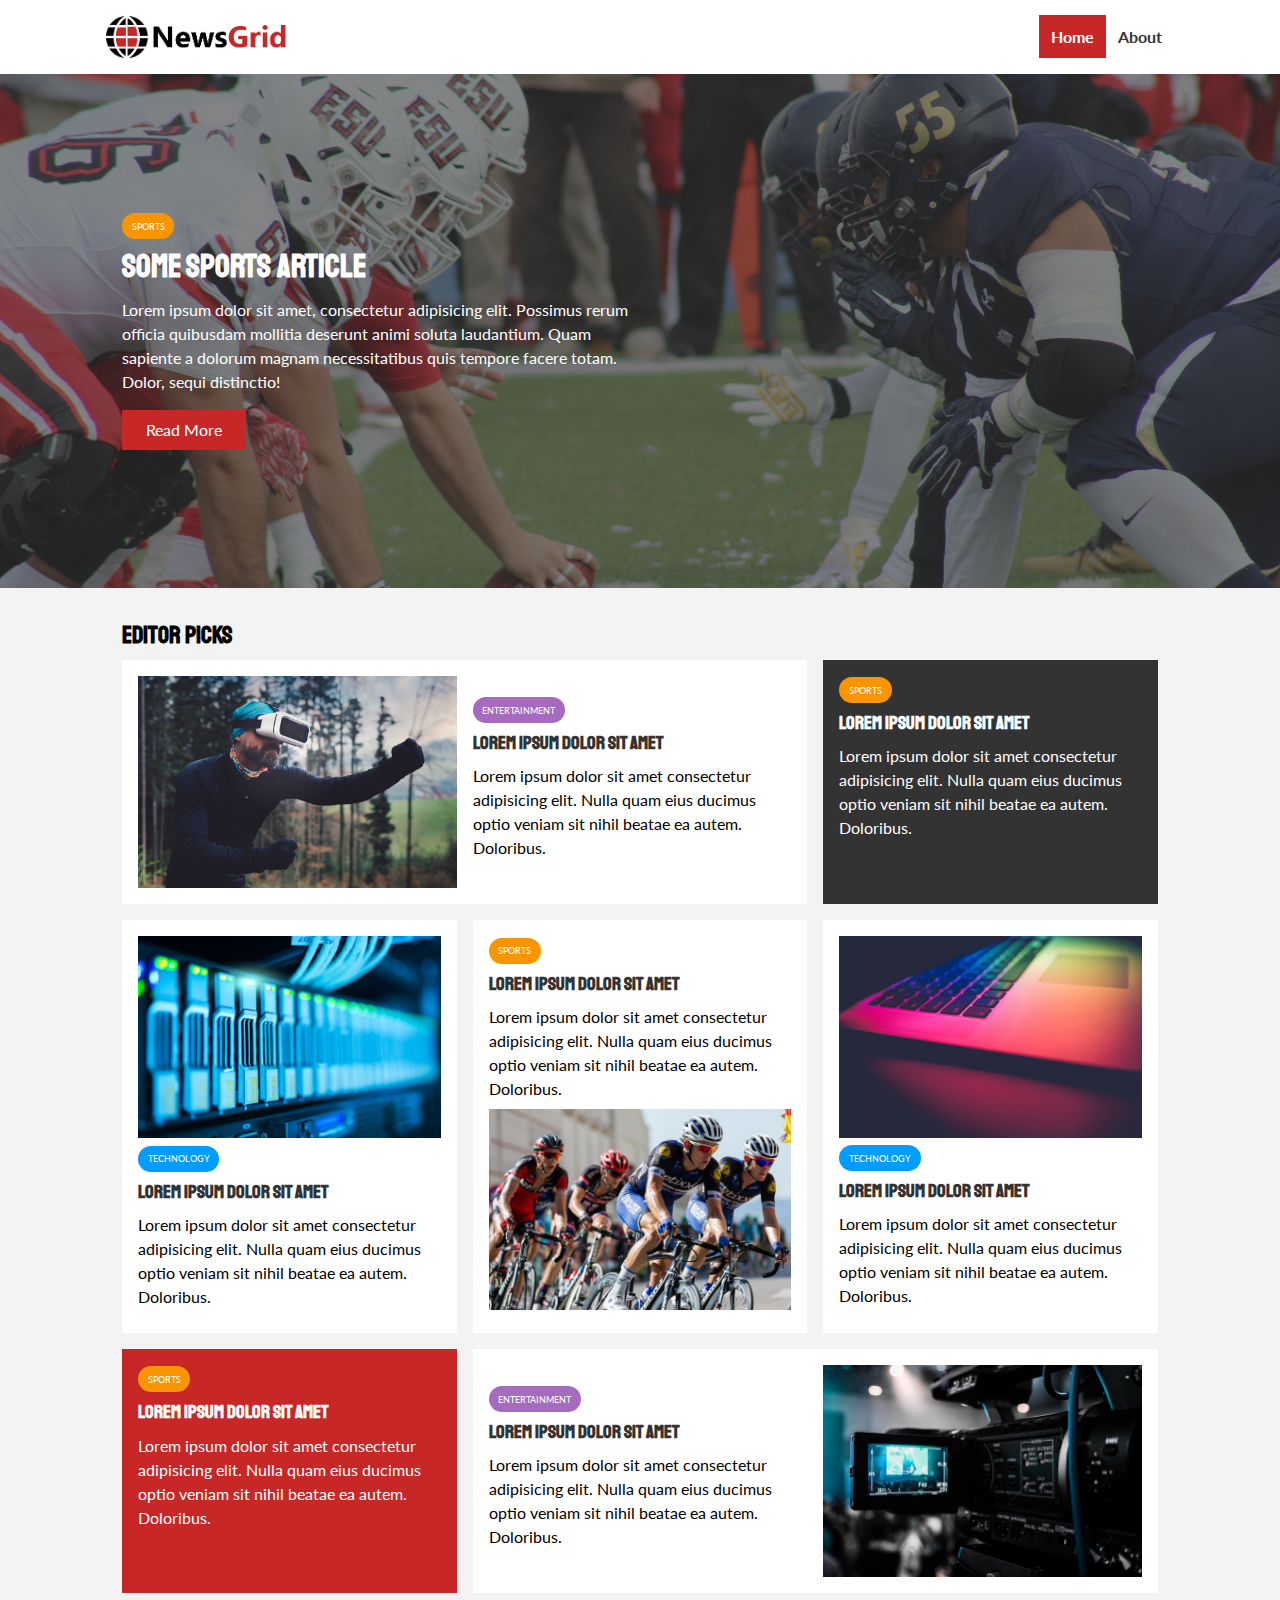
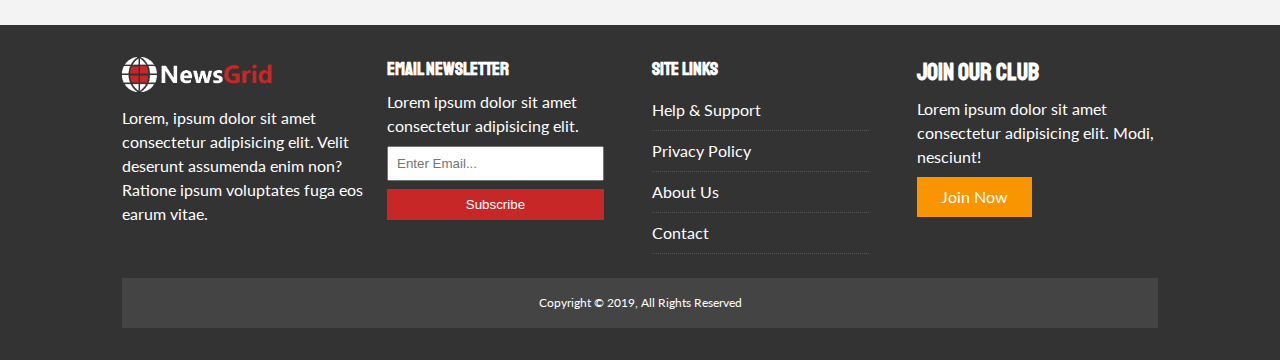
<file: final/newsgrid/index.html>
<!DOCTYPE html>
<html lang="en">
<head>
  <meta charset="UTF-8">
  <meta name="viewport" content="width=device-width, initial-scale=1.0">
  <meta http-equiv="X-UA-Compatible" content="ie=edge">
  <link rel="stylesheet" href="https://use.fontawesome.com/releases/v5.6.3/css/all.css" integrity="sha384-UHRtZLI+pbxtHCWp1t77Bi1L4ZtiqrqD80Kn4Z8NTSRyMA2Fd33n5dQ8lWUE00s/" crossorigin="anonymous">
  <link href="https://fonts.googleapis.com/css?family=Lato|Staatliches" rel="stylesheet">
  <link rel="stylesheet" href="css/style.css">
  <link rel="stylesheet" media="screen and (max-width: 768px)" href="css/mobile.css">
  <link rel="shortcut icon" type="image/x-icon" href="favicon.ico">
  <title>NewsGrid | Latest News</title>
</head>
<body>
  <nav id="main-nav">
    <div class="container">
      <img src="img/logo.png" alt="NewsGrid" class="logo">
      <div class="social">
        <a href="http://facebook.com" target="_blank"><i class="fab fa-facebook fa-2x"></i></a>
        <a href="http://twitter.com" target="_blank"><i class="fab fa-twitter fa-2x"></i></a>
        <a href="http://instagram.com" target="_blank"><i class="fab fa-instagram fa-2x"></i></a>
        <a href="http://youtube.com" target="_blank"><i class="fab fa-youtube fa-2x"></i></a>
      </div>
      <ul>
        <li><a class="current" href="index.html">Home</a></li>
        <li><a href="about.html">About</a></li>
      </ul>
    </div>
  </nav>

  <!-- Showcase -->
  <header id="showcase">
    <div class="container">
      <div class="showcase-container">
        <div class="showcase-content">
          <div class="category category-sports">Sports</div>
          <h1>Some Sports Article</h1>
          <p>Lorem ipsum dolor sit amet, consectetur adipisicing elit. Possimus rerum officia quibusdam mollitia deserunt animi soluta laudantium. Quam sapiente a dolorum magnam necessitatibus quis tempore facere totam. Dolor, sequi distinctio!</p>
          <a href="article.html" class="btn btn-primary">Read More</a>
        </div>
      </div>
    </div>
  </header>

  <!-- Home Articles -->
  <section id="home-articles" class="py-2">
    <div class="container">
        <h2>Editor Picks</h2>
        <div class="articles-container">
          <article class="card">
            <img src="img/articles/ent1.jpg" alt="">
            <div>
              <div class="category category-ent">Entertainment</div>
              <h3>
                <a href="article.html">Lorem ipsum dolor sit amet</a>
              </h3>
              <p>Lorem ipsum dolor sit amet consectetur adipisicing elit. Nulla quam eius ducimus optio veniam sit nihil beatae ea autem. Doloribus.</p>
            </div>
          </article>
          <article class="card bg-dark">
            <div class="category category-sports">Sports</div>
            <h3>
              <a href="article.html">Lorem ipsum dolor sit amet</a>
            </h3>
            <p>Lorem ipsum dolor sit amet consectetur adipisicing elit. Nulla quam eius ducimus optio veniam sit nihil beatae ea autem. Doloribus.</p>
          </article>
          <article class="card">
            <img src="img/articles/tech1.jpg" alt="">
            <div class="category category-tech">Technology</div>
            <h3>
              <a href="article.html">Lorem ipsum dolor sit amet</a>
            </h3>
            <p>Lorem ipsum dolor sit amet consectetur adipisicing elit. Nulla quam eius ducimus optio veniam sit nihil beatae ea autem. Doloribus.</p>
          </article>
          <article class="card">
            <div class="category category-sports">Sports</div>
            <h3>
              <a href="article.html">Lorem ipsum dolor sit amet</a>
            </h3>
            <p>Lorem ipsum dolor sit amet consectetur adipisicing elit. Nulla quam eius ducimus optio veniam sit nihil beatae ea autem. Doloribus.</p>
            <img src="img/articles/sports1.jpg" alt="">
          </article>
          <article class="card">
            <img src="img/articles/tech2.jpg" alt="">
            <div class="category category-tech">Technology</div>
            <h3>
              <a href="article.html">Lorem ipsum dolor sit amet</a>
            </h3>
            <p>Lorem ipsum dolor sit amet consectetur adipisicing elit. Nulla quam eius ducimus optio veniam sit nihil beatae ea autem. Doloribus.</p>
          </article>
          <article class="card bg-primary">
            <div class="category category-sports">Sports</div>
            <h3>
              <a href="article.html">Lorem ipsum dolor sit amet</a>
            </h3>
            <p>Lorem ipsum dolor sit amet consectetur adipisicing elit. Nulla quam eius ducimus optio veniam sit nihil beatae ea autem. Doloribus.</p>
          </article>
          <article class="card">
            <div>
              <div class="category category-ent">Entertainment</div>
              <h3>
                <a href="article.html">Lorem ipsum dolor sit amet</a>
              </h3>
              <p>Lorem ipsum dolor sit amet consectetur adipisicing elit. Nulla quam eius ducimus optio veniam sit nihil beatae ea autem. Doloribus.</p>
            </div>
            <img src="img/articles/ent2.jpg" alt="">
          </article>
        </div>
    </div>
  </section>

  <!-- Footer -->
  <footer id="main-footer" class="py-2">
    <div class="container footer-container">
      <div>
        <img src="img/logo_light.png" alt="NewsGrid">
        <p>Lorem, ipsum dolor sit amet consectetur adipisicing elit. Velit deserunt assumenda enim non? Ratione ipsum voluptates fuga eos earum vitae.</p>
      </div>
      <div>
        <h3>Email Newsletter</h3>
        <p>Lorem ipsum dolor sit amet consectetur adipisicing elit.</p>
        <form>
          <input type="email" placeholder="Enter Email...">
          <input type="submit" value="Subscribe" class="btn btn-primary">
        </form>
      </div>
      <div>
        <h3>Site Links</h3>
        <ul class="list">
          <li><a href="#">Help & Support</a></li>
          <li><a href="#">Privacy Policy</a></li>
          <li><a href="#">About Us</a></li>
          <li><a href="#">Contact</a></li>
        </ul>
      </div>
      <div>
        <h2>Join Our Club</h2>
        <p>Lorem ipsum dolor sit amet consectetur adipisicing elit. Modi, nesciunt!</p>
        <a href="#" class="btn btn-secondary">Join Now</a>
      </div>
      <div>
        <p>
          Copyright &copy; 2019, All Rights Reserved
        </p>
      </div>
    </div>
  </footer>

</body>
</html>
</file>
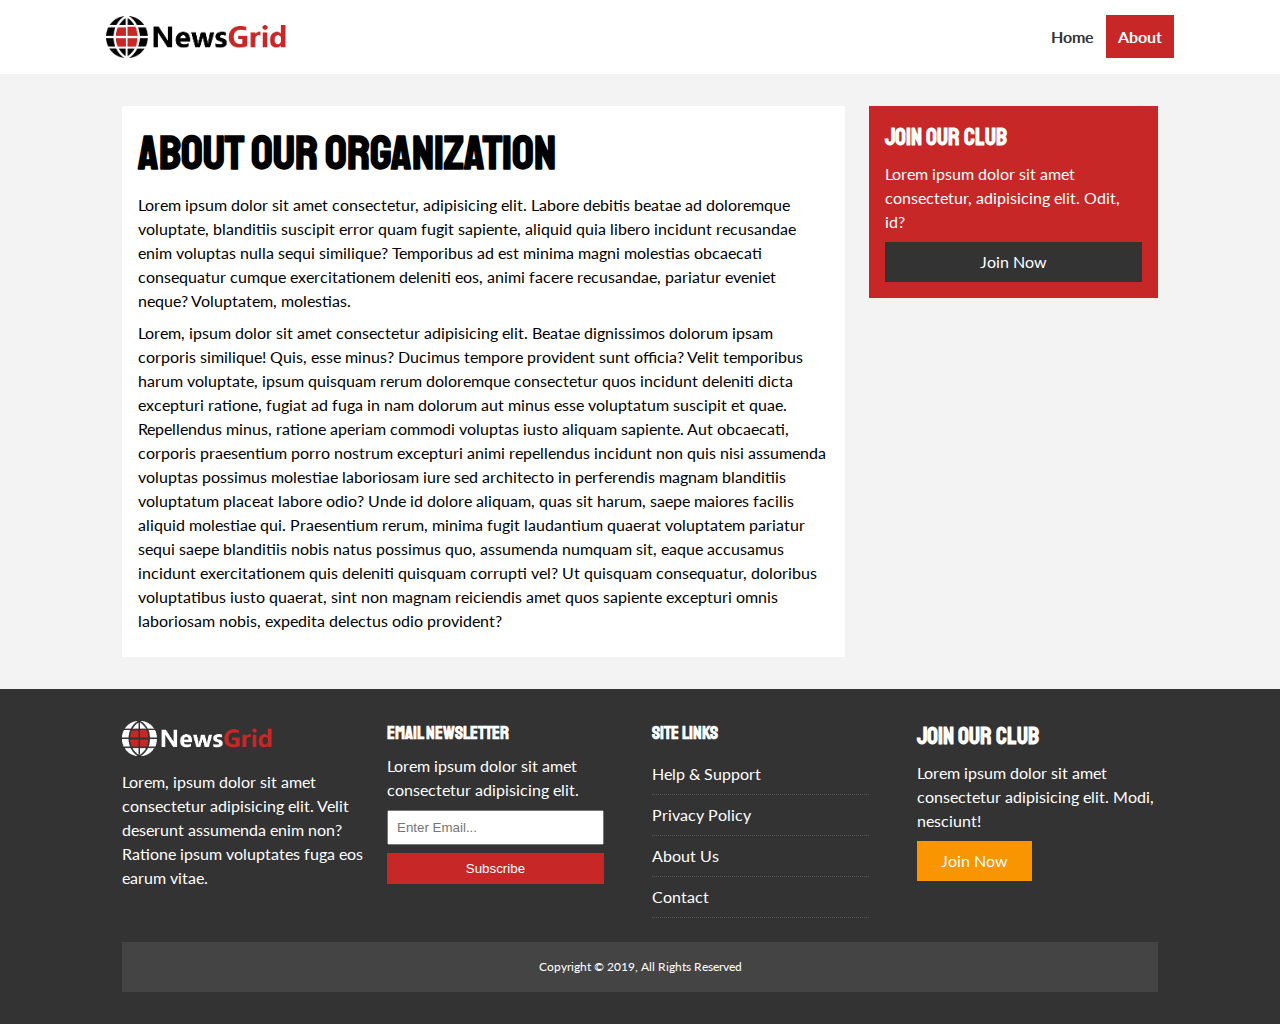
<file: final/newsgrid/about.html>
<!DOCTYPE html>
<html lang="en">
<head>
  <meta charset="UTF-8">
  <meta name="viewport" content="width=device-width, initial-scale=1.0">
  <meta http-equiv="X-UA-Compatible" content="ie=edge">
  <link rel="stylesheet" href="https://use.fontawesome.com/releases/v5.6.3/css/all.css" integrity="sha384-UHRtZLI+pbxtHCWp1t77Bi1L4ZtiqrqD80Kn4Z8NTSRyMA2Fd33n5dQ8lWUE00s/" crossorigin="anonymous">
  <link href="https://fonts.googleapis.com/css?family=Lato|Staatliches" rel="stylesheet">
  <link rel="stylesheet" href="css/style.css">
  <link rel="stylesheet" media="screen and (max-width: 768px)" href="css/mobile.css">
  <link rel="shortcut icon" type="image/x-icon" href="favicon.ico">
  <title>NewsGrid | About</title>
</head>
<body>
  <nav id="main-nav">
    <div class="container">
      <img src="img/logo.png" alt="NewsGrid" class="logo">
      <div class="social">
        <a href="http://facebook.com" target="_blank"><i class="fab fa-facebook fa-2x"></i></a>
        <a href="http://twitter.com" target="_blank"><i class="fab fa-twitter fa-2x"></i></a>
        <a href="http://instagram.com" target="_blank"><i class="fab fa-instagram fa-2x"></i></a>
        <a href="http://youtube.com" target="_blank"><i class="fab fa-youtube fa-2x"></i></a>
      </div>
      <ul>
        <li><a href="index.html">Home</a></li>
        <li><a class="current" href="about.html">About</a></li>
      </ul>
    </div>
  </nav>

  <section id="about">
    <div class="container">
      <div class="page-container">
        <article class="card">
          <h1 class="l-heading">About Our Organization</h1>
          <p>Lorem ipsum dolor sit amet consectetur, adipisicing elit. Labore debitis beatae ad doloremque voluptate, blanditiis suscipit error quam fugit sapiente, aliquid quia libero incidunt recusandae enim voluptas nulla sequi similique? Temporibus ad est minima magni molestias obcaecati consequatur cumque exercitationem deleniti eos, animi facere recusandae, pariatur eveniet neque? Voluptatem, molestias.</p>
          <p>Lorem, ipsum dolor sit amet consectetur adipisicing elit. Beatae dignissimos dolorum ipsam corporis similique! Quis, esse minus? Ducimus tempore provident sunt officia? Velit temporibus harum voluptate, ipsum quisquam rerum doloremque consectetur quos incidunt deleniti dicta excepturi ratione, fugiat ad fuga in nam dolorum aut minus esse voluptatum suscipit et quae. Repellendus minus, ratione aperiam commodi voluptas iusto aliquam sapiente. Aut obcaecati, corporis praesentium porro nostrum excepturi animi repellendus incidunt non quis nisi assumenda voluptas possimus molestiae laboriosam iure sed architecto in perferendis magnam blanditiis voluptatum placeat labore odio? Unde id dolore aliquam, quas sit harum, saepe maiores facilis aliquid molestiae qui. Praesentium rerum, minima fugit laudantium quaerat voluptatem pariatur sequi saepe blanditiis nobis natus possimus quo, assumenda numquam sit, eaque accusamus incidunt exercitationem quis deleniti quisquam corrupti vel? Ut quisquam consequatur, doloribus voluptatibus iusto quaerat, sint non magnam reiciendis amet quos sapiente excepturi omnis laboriosam nobis, expedita delectus odio provident?</p>
        </article>
        <aside class="card bg-primary">
          <h2>Join Our Club</h2>
          <p>Lorem ipsum dolor sit amet consectetur, adipisicing elit. Odit, id?</p>
          <a href="#" class="btn btn-dark btn-block">Join Now</a>
        </aside>
      </div>
    </div>
  </section>

  <!-- Footer -->
  <footer id="main-footer" class="py-2">
    <div class="container footer-container">
      <div>
        <img src="img/logo_light.png" alt="NewsGrid">
        <p>Lorem, ipsum dolor sit amet consectetur adipisicing elit. Velit deserunt assumenda enim non? Ratione ipsum voluptates fuga eos earum vitae.</p>
      </div>
      <div>
        <h3>Email Newsletter</h3>
        <p>Lorem ipsum dolor sit amet consectetur adipisicing elit.</p>
        <form>
          <input type="email" placeholder="Enter Email...">
          <input type="submit" value="Subscribe" class="btn btn-primary">
        </form>
      </div>
      <div>
        <h3>Site Links</h3>
        <ul class="list">
          <li><a href="#">Help & Support</a></li>
          <li><a href="#">Privacy Policy</a></li>
          <li><a href="#">About Us</a></li>
          <li><a href="#">Contact</a></li>
        </ul>
      </div>
      <div>
        <h2>Join Our Club</h2>
        <p>Lorem ipsum dolor sit amet consectetur adipisicing elit. Modi, nesciunt!</p>
        <a href="#" class="btn btn-secondary">Join Now</a>
      </div>
      <div>
        <p>
          Copyright &copy; 2019, All Rights Reserved
        </p>
      </div>
    </div>
  </footer>

</body>
</html>
</file>
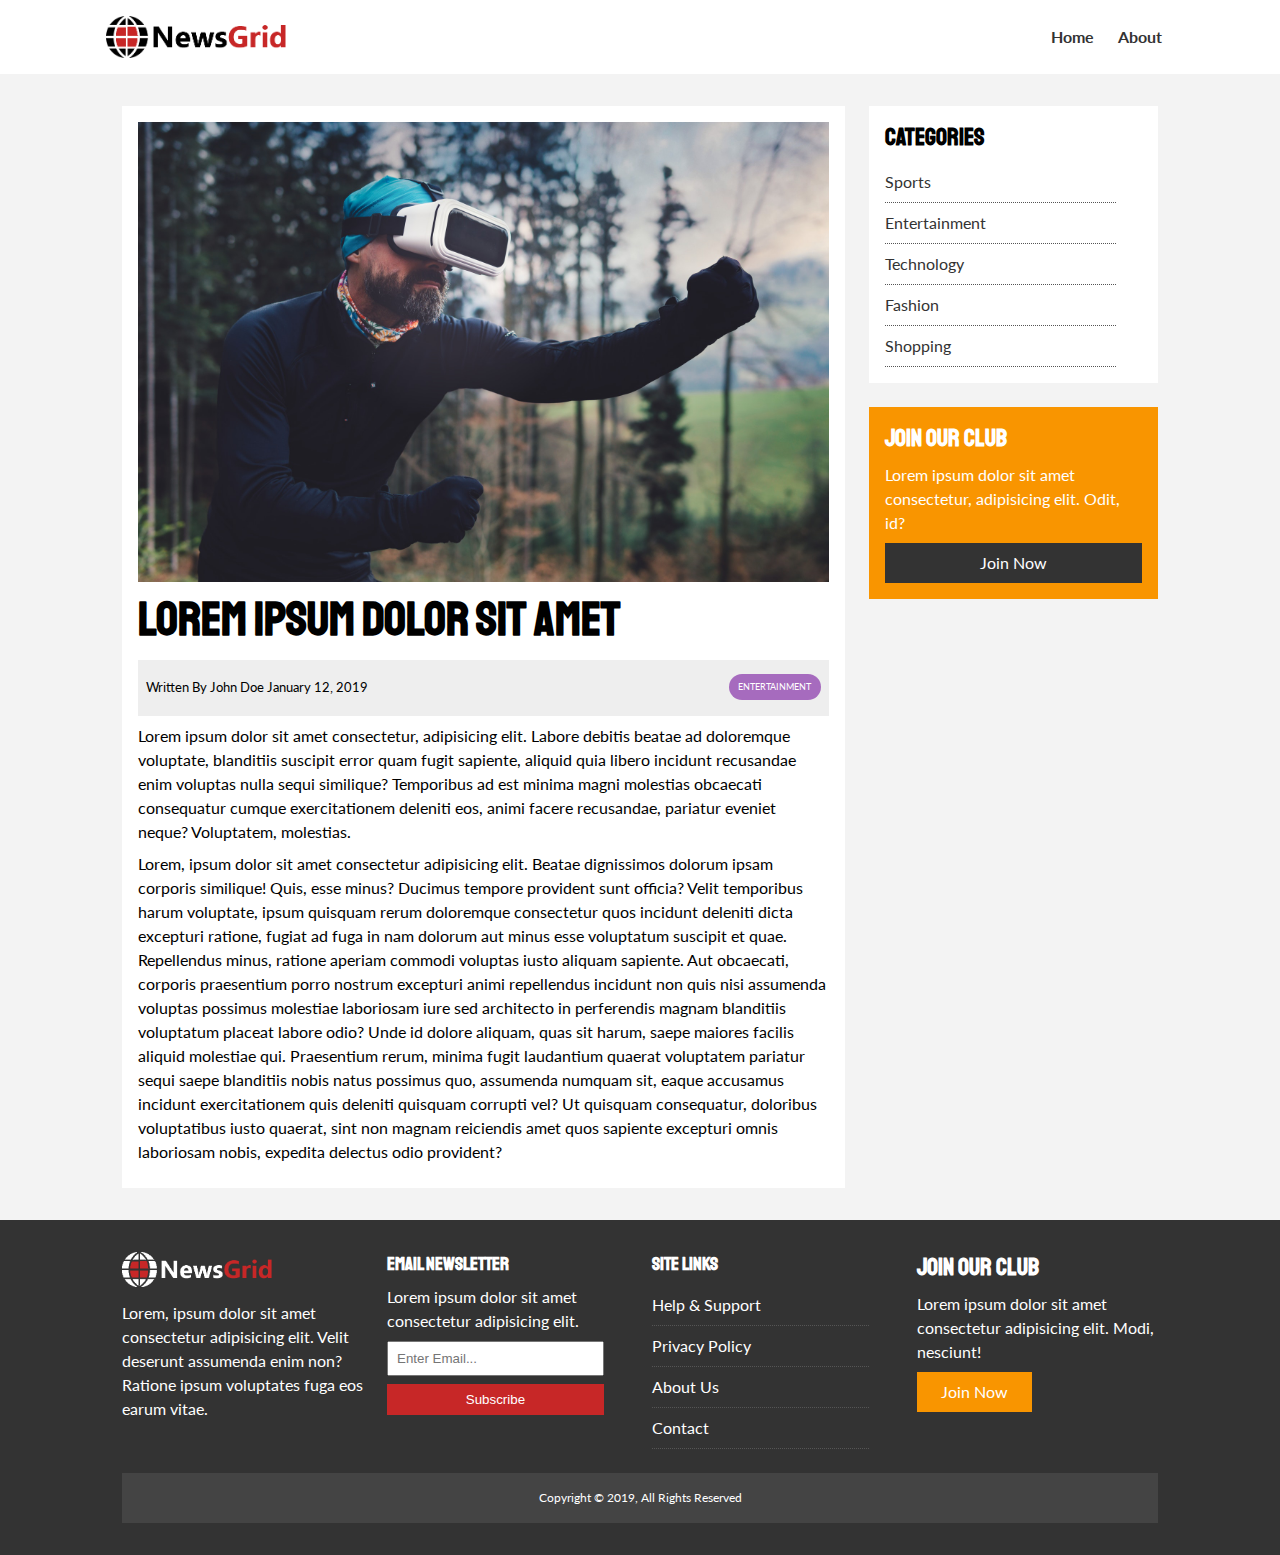
<file: final/newsgrid/article.html>
<!DOCTYPE html>
<html lang="en">
<head>
  <meta charset="UTF-8">
  <meta name="viewport" content="width=device-width, initial-scale=1.0">
  <meta http-equiv="X-UA-Compatible" content="ie=edge">
  <link rel="stylesheet" href="https://use.fontawesome.com/releases/v5.6.3/css/all.css" integrity="sha384-UHRtZLI+pbxtHCWp1t77Bi1L4ZtiqrqD80Kn4Z8NTSRyMA2Fd33n5dQ8lWUE00s/" crossorigin="anonymous">
  <link href="https://fonts.googleapis.com/css?family=Lato|Staatliches" rel="stylesheet">
  <link rel="stylesheet" href="css/style.css">
  <link rel="stylesheet" media="screen and (max-width: 768px)" href="css/mobile.css">
  <link rel="shortcut icon" type="image/x-icon" href="favicon.ico">
  <title>NewsGrid | Latest News</title>
</head>
<body>
  <nav id="main-nav">
    <div class="container">
      <img src="img/logo.png" alt="NewsGrid" class="logo">
      <div class="social">
        <a href="http://facebook.com" target="_blank"><i class="fab fa-facebook fa-2x"></i></a>
        <a href="http://twitter.com" target="_blank"><i class="fab fa-twitter fa-2x"></i></a>
        <a href="http://instagram.com" target="_blank"><i class="fab fa-instagram fa-2x"></i></a>
        <a href="http://youtube.com" target="_blank"><i class="fab fa-youtube fa-2x"></i></a>
      </div>
      <ul>
        <li><a href="index.html">Home</a></li>
        <li><a href="about.html">About</a></li>
      </ul>
    </div>
  </nav>

  <section id="article">
    <div class="container">
      <div class="page-container">
        <article class="card">
          <img src="img/articles/ent1.jpg" alt="">
          <h1 class="l-heading">Lorem ipsum dolor sit amet</h1>
          <div class="meta">
            <small>
              <i class="fas fa-user"></i> Written By John Doe January 12, 2019
            </small>
            <div class="category category-ent">Entertainment</div>
          </div>
          <p>Lorem ipsum dolor sit amet consectetur, adipisicing elit. Labore debitis beatae ad doloremque voluptate, blanditiis suscipit error quam fugit sapiente, aliquid quia libero incidunt recusandae enim voluptas nulla sequi similique? Temporibus ad est minima magni molestias obcaecati consequatur cumque exercitationem deleniti eos, animi facere recusandae, pariatur eveniet neque? Voluptatem, molestias.</p>
          <p>Lorem, ipsum dolor sit amet consectetur adipisicing elit. Beatae dignissimos dolorum ipsam corporis similique! Quis, esse minus? Ducimus tempore provident sunt officia? Velit temporibus harum voluptate, ipsum quisquam rerum doloremque consectetur quos incidunt deleniti dicta excepturi ratione, fugiat ad fuga in nam dolorum aut minus esse voluptatum suscipit et quae. Repellendus minus, ratione aperiam commodi voluptas iusto aliquam sapiente. Aut obcaecati, corporis praesentium porro nostrum excepturi animi repellendus incidunt non quis nisi assumenda voluptas possimus molestiae laboriosam iure sed architecto in perferendis magnam blanditiis voluptatum placeat labore odio? Unde id dolore aliquam, quas sit harum, saepe maiores facilis aliquid molestiae qui. Praesentium rerum, minima fugit laudantium quaerat voluptatem pariatur sequi saepe blanditiis nobis natus possimus quo, assumenda numquam sit, eaque accusamus incidunt exercitationem quis deleniti quisquam corrupti vel? Ut quisquam consequatur, doloribus voluptatibus iusto quaerat, sint non magnam reiciendis amet quos sapiente excepturi omnis laboriosam nobis, expedita delectus odio provident?</p>
        </article>

        <aside id="categories" class="card">
          <h2>Categories</h2>
          <ul class="list">
            <li><a href="#"><i class="fas fa-chevron-right"></i> Sports</a></li>
            <li><a href="#"><i class="fas fa-chevron-right"></i> Entertainment</a></li>
            <li><a href="#"><i class="fas fa-chevron-right"></i> Technology</a></li>
            <li><a href="#"><i class="fas fa-chevron-right"></i> Fashion</a></li>
            <li><a href="#"><i class="fas fa-chevron-right"></i> Shopping</a></li>
          </ul>
        </aside>

        <aside class="card bg-secondary">
          <h2>Join Our Club</h2>
          <p>Lorem ipsum dolor sit amet consectetur, adipisicing elit. Odit, id?</p>
          <a href="#" class="btn btn-dark btn-block">Join Now</a>
        </aside>
      </div>
    </div>
  </section>

  <!-- Footer -->
  <footer id="main-footer" class="py-2">
    <div class="container footer-container">
      <div>
        <img src="img/logo_light.png" alt="NewsGrid">
        <p>Lorem, ipsum dolor sit amet consectetur adipisicing elit. Velit deserunt assumenda enim non? Ratione ipsum voluptates fuga eos earum vitae.</p>
      </div>
      <div>
        <h3>Email Newsletter</h3>
        <p>Lorem ipsum dolor sit amet consectetur adipisicing elit.</p>
        <form>
          <input type="email" placeholder="Enter Email...">
          <input type="submit" value="Subscribe" class="btn btn-primary">
        </form>
      </div>
      <div>
        <h3>Site Links</h3>
        <ul class="list">
          <li><a href="#">Help & Support</a></li>
          <li><a href="#">Privacy Policy</a></li>
          <li><a href="#">About Us</a></li>
          <li><a href="#">Contact</a></li>
        </ul>
      </div>
      <div>
        <h2>Join Our Club</h2>
        <p>Lorem ipsum dolor sit amet consectetur adipisicing elit. Modi, nesciunt!</p>
        <a href="#" class="btn btn-secondary">Join Now</a>
      </div>
      <div>
        <p>
          Copyright &copy; 2019, All Rights Reserved
        </p>
      </div>
    </div>
  </footer>

</body>
</html>
</file>
<file: final/newsgrid/css/style.css>
:root {
  --primary-color: #c72727;
  --secondary-color: #f99500;
  --light-color: #f3f3f3;
  --dark-color: #333;
  --max-width: 1100px;
}

.category {
  --sports-color: #f99500;
  --ent-color: #a66bbe;
  --tech-color: #009cff;
}

* {
  margin: 0;
  padding: 0;
  box-sizing: border-box;
}

body {
  font-family: 'Lato', sans-serif;
  line-height: 1.5;
  background: var(--light-color);
}

a {
  color: #333;
  text-decoration: none;
}

ul {
  list-style: none;
}

p {
  margin: .5rem 0;
}

img {
  width: 100%;
}

h1, h2, h3, h4, h5, h6 {
  font-family: 'Staatliches', cursive;
  margin-bottom: .55rem;
  line-height: 1.3;
}

/* Utility */
.container {
  max-width: var(--max-width);
  margin: auto;
  padding: 0 2rem;
  overflow: hidden;
}

.category {
  display: inline-block;
  color: #fff;
  font-size: 0.55rem;
  text-transform: uppercase;
  padding: 0.4rem 0.6rem;
  border-radius: 15px;
  margin-bottom: 0.5rem;
}

.category-sports { background: var(--sports-color) }
.category-ent { background: var(--ent-color) }
.category-tech { background: var(--tech-color) }

.btn {
  display: inline-block;
  border: none;
  background: var(--dark-color);
  color: #fff;
  padding: 0.5rem 1.5rem;
}

.btn-light { background: var(--light-color) }
.btn-primary { background: var(--primary-color) }
.btn-secondary { background: var(--secondary-color) }

.btn-block {
  display: block;
  width: 100%;
  text-align: center;
}

.btn:hover {
  opacity: 0.9;
}

.card {
  background: #fff;
  padding: 1rem;
}

.bg-dark {
  background: var(--dark-color);
  color: #fff;
}

.bg-primary {
  background: var(--primary-color);
  color: #fff;
}

.bg-secondary {
  background: var(--secondary-color);
  color: #fff;
}

.bg-dark h1,
.bg-dark h2,
.bg-dark h3,
.bg-dark a,
.bg-primary h1,
.bg-primary h2,
.bg-primary h3,
.bg-primary a,
.bg-secondary h1,
.bg-secondary h2,
.bg-secondary h3,
.bg-secondary a {
  color: #fff;
}

.py-1 { padding: 1.5rem 0 }
.py-2 { padding: 2rem 0 }
.py-3 { padding: 3rem 0 }
.p-1 { padding: 1.5rem }
.p-2 { padding: 2rem }
.p-3 { padding: 3rem }

.l-heading {
  font-size: 3rem;
}

.list li {
  padding: .5rem 0;
  border-bottom: #555 dotted 1px;
  width: 90%;
}

.list li a:hover {
  color: var(--primary-color) !important;
}

/* Inner page grid container */
.page-container {
  display: grid;
  grid-template-columns: 5fr 2fr;
  margin: 2rem 0;
  grid-gap: 1.5rem;
}

.page-container > *:first-child {
  grid-row: 1 / span 3;
}

/* Navigation */
#main-nav {
  background: #fff;
  position: sticky;
  top: 0;
  z-index: 2;
}

#main-nav .container {
  display: grid;
  grid-template-columns: 6fr 3fr 2fr;
  padding: 1rem;
  align-items: center;
}

#main-nav .logo {
  width: 180px;
}

#main-nav ul {
  justify-self: end;
  display: flex;
}

#main-nav ul li a {
  padding: 0.75rem;
  font-weight: bold;
}

#main-nav ul li a.current {
  background: var(--primary-color);
  color: #fff;
}

#main-nav ul li a:hover {
  background: var(--light-color);
  color: var(--dark-color);
}

#main-nav .social {
  justify-self: center;
}

#main-nav .social i {
  color: #777;
  margin-right: .5rem;
}

/* Showcase */
#showcase {
  color: #fff;
  background: #333;
  padding: 2rem;
  position: relative;
}

#showcase:before {
  content: '';
  background: url('../img/featured.jpg') no-repeat center center/cover;
  position: absolute;
  top: 0;
  left: 0;
  width: 100%;
  height: 100%;
  opacity: 0.4;
}

#showcase .showcase-container {
  display: grid;
  grid-template-columns: repeat(2, 1fr);
  justify-content: center;
  align-items: center;
  height: 50vh;
}

#showcase .showcase-content {
  z-index: 1;
}

#showcase .showcase-content p {
  margin-bottom: 1rem;
}

/* Home Articles */
#home-articles .articles-container {
  display: grid;
  grid-template-columns: repeat(3, 1fr);
  grid-gap: 1rem;
}

#home-articles .articles-container > *:first-child,
#home-articles .articles-container > *:last-child {
  display: grid;
  grid-template-columns: repeat(2, 1fr);
  grid-gap: 1rem;
  align-items: center;
  grid-column: 1 / span 2;
}

#home-articles .articles-container > *:last-child {
  grid-column: 2 / span 2;
}

#article .meta {
  display: flex;
  justify-content: space-between;
  align-items: center;
  background: #eee;
  padding: 0.5rem;
}

#article .meta .category {
  margin-top: 0.4rem;
}

/* Footer */
#main-footer {
  background: var(--dark-color);
  color: #fff;
}

#main-footer img {
  width: 150px;
}

#main-footer a {
  color: #fff;
}

#main-footer .footer-container {
  display: grid;
  grid-template-columns: repeat(4, 1fr);
  grid-gap: 1.5rem;
}

#main-footer .footer-container > *:last-child {
  background: #444;
  grid-column: 1 / span 4;
  padding: .5rem;
  text-align: center;
  font-size: 0.75rem;
}

#main-footer .footer-container input[type='email'] {
  width: 90%;
  padding: 0.5rem;
  margin-bottom: 0.5rem;
}

#main-footer .footer-container input[type='submit'] {
  width: 90%;
}
</file>
<file: final/newsgrid/css/mobile.css>
/* Navigation */
#main-nav .social {
  display: none;
}

#main-nav .container {
  grid-template-columns: 1fr;
  grid-gap: 1.2rem;
}

#main-nav ul,
#main-nav .logo {
  justify-self: center;
}

#main-nav ul li a {
  padding: 0.50rem;
}

#home-articles .articles-container {
  grid-template-columns: repeat(2, 1fr);
}

#home-articles .articles-container > *:first-child,
#home-articles .articles-container > *:last-child {
  grid-template-columns: 1fr;
  grid-column: 1;
}

@media(max-width: 600px) {
  /* Stack Grid Items */
  #showcase .showcase-container,
  #home-articles .articles-container,
  #main-footer .footer-container {
    grid-template-columns: 1fr;
  }

  #main-footer .footer-container > *:last-child {
    grid-column: 1;
  }

  #main-footer .footer-container > *:first-child,
  #main-footer .footer-container > *:nth-child(2){
    border-bottom: #444 dotted 1px;
    padding-bottom: 1rem;
  }

  .page-container {
    grid-template-columns: 1fr;
    text-align: center;
  }

  .page-container > *:first-child {
    grid-row: 1;
  }

  .l-heading {
    font-size: 2rem;
  }
}
</file>
